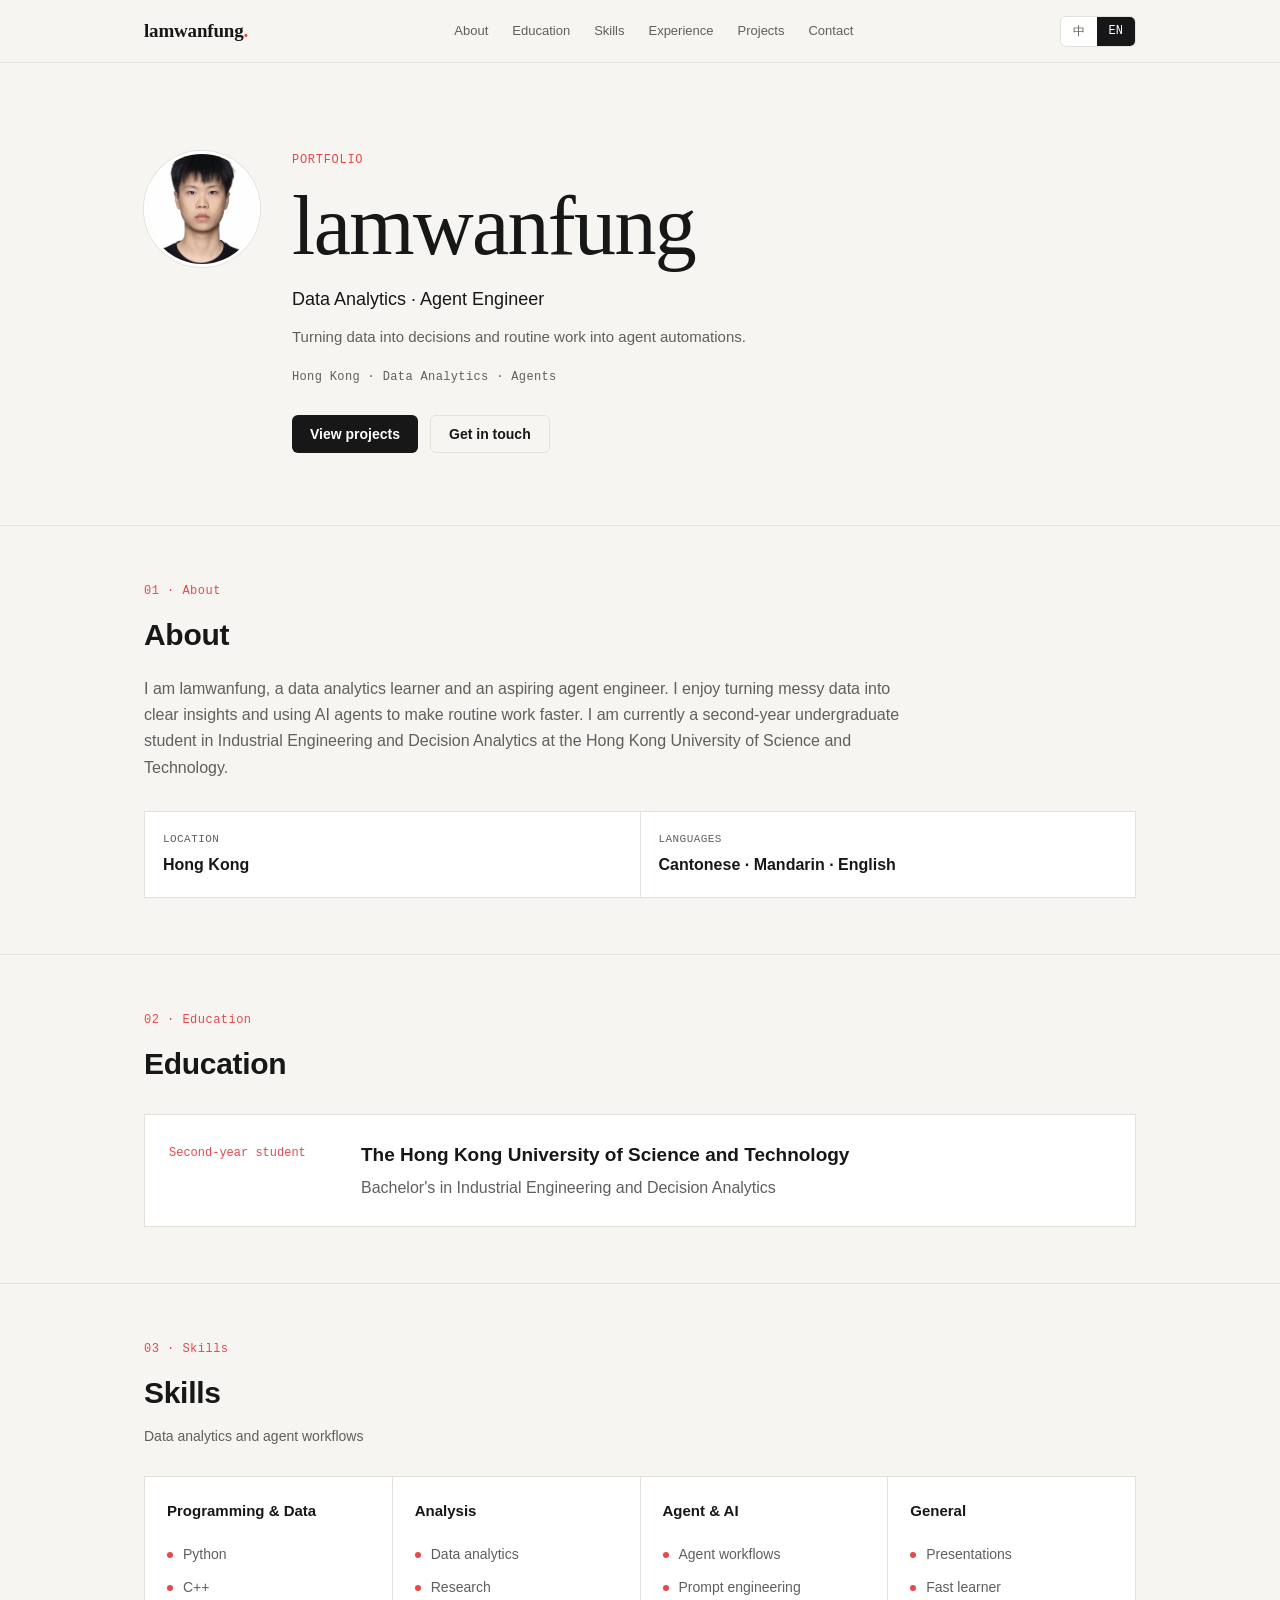
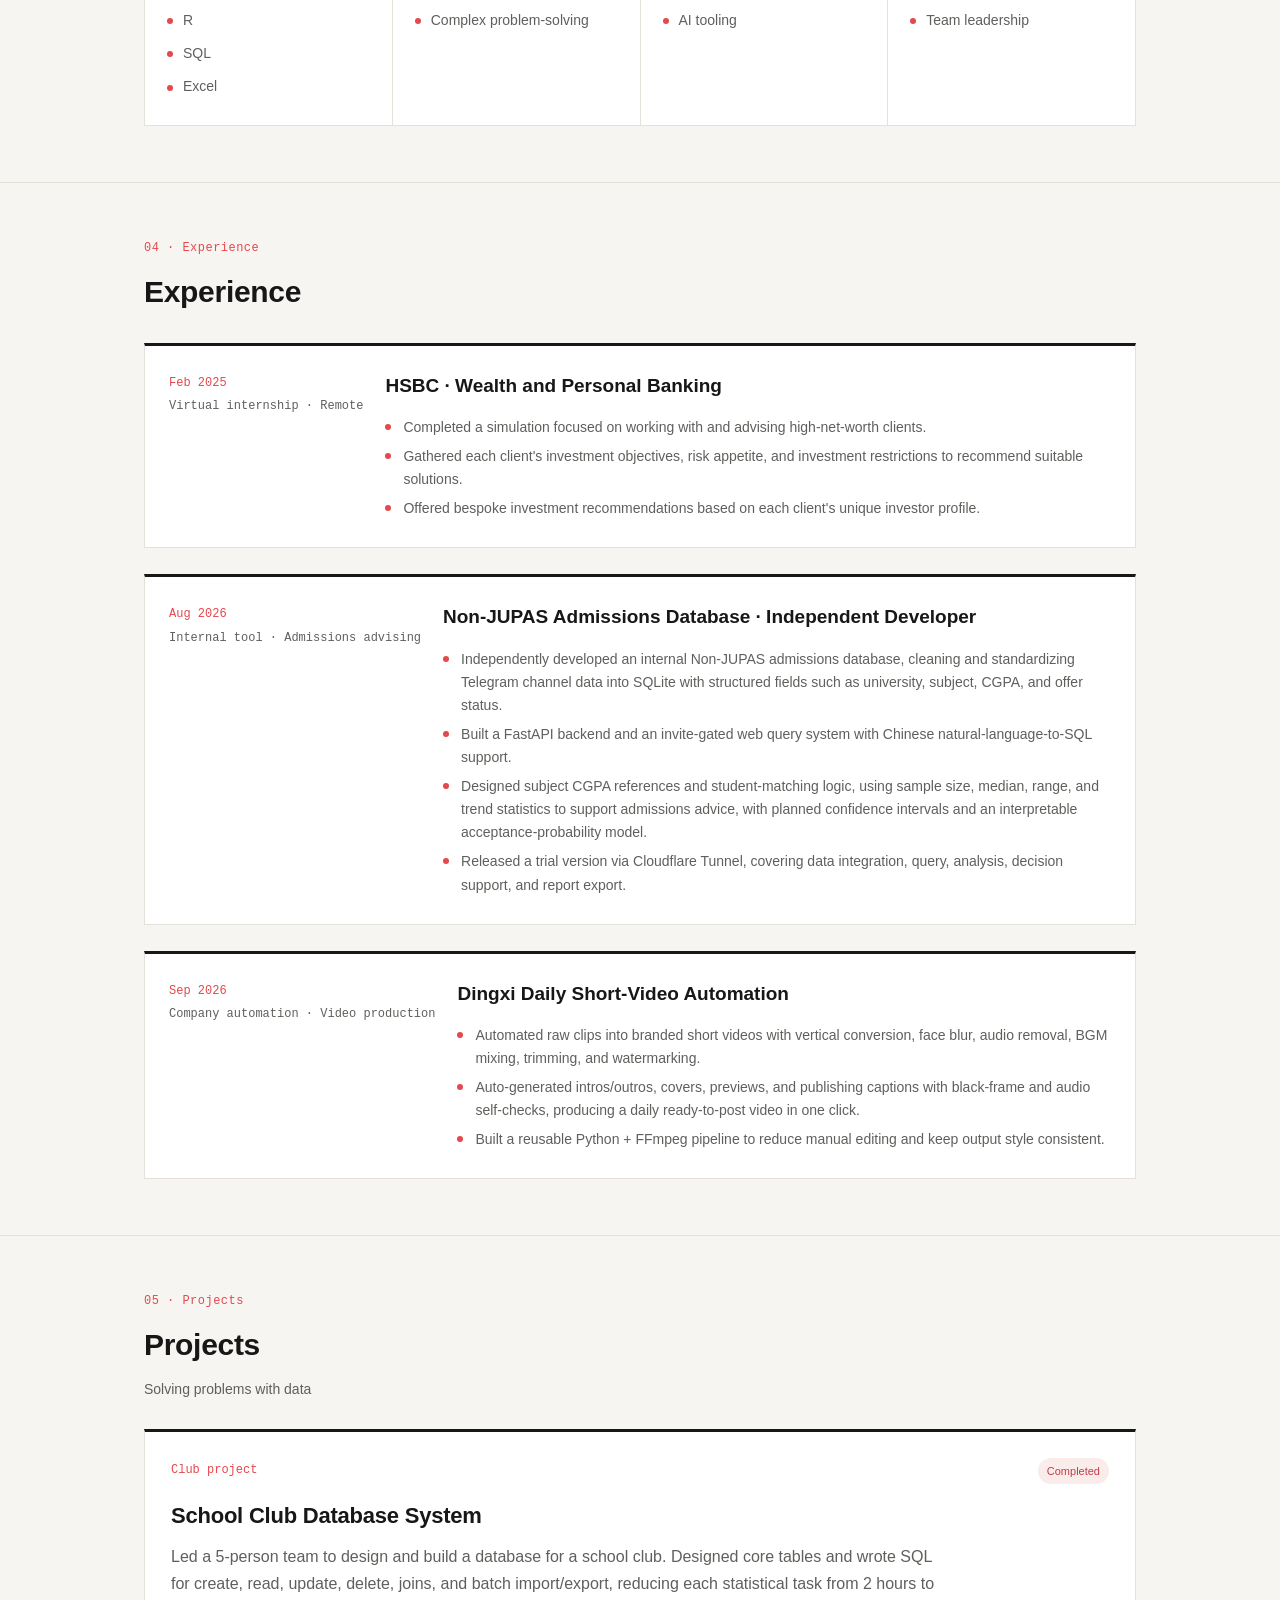
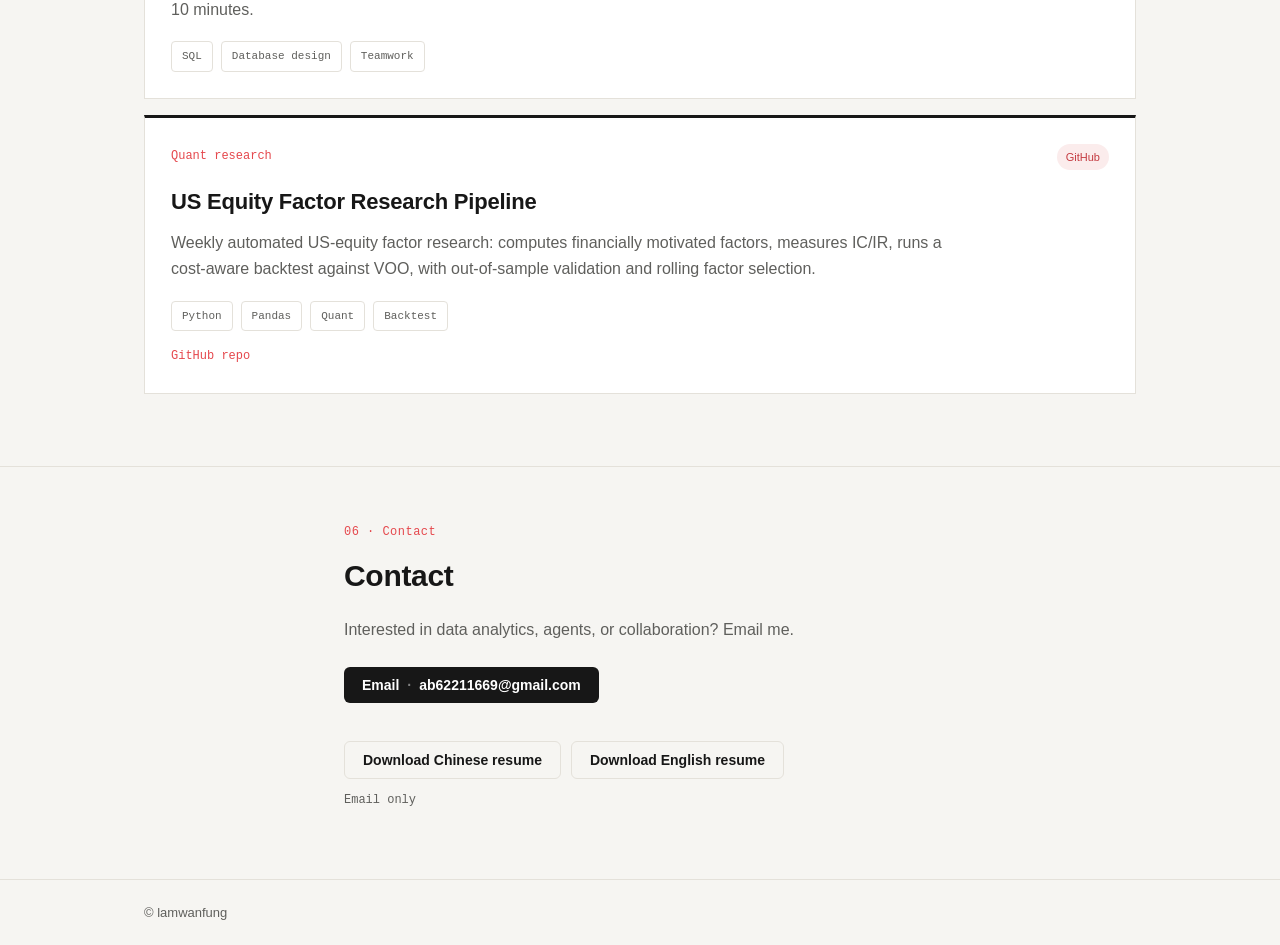
<file: index.html>
<!doctype html>
<html lang="en">
<head>
  <meta charset="utf-8">
  <meta name="viewport" content="width=device-width, initial-scale=1">
  <title>lamwanfung — Data Analytics · Agent Engineer</title>
  <meta name="description" content="lamwanfung personal portfolio: data analytics and agent engineer.">
  <link rel="stylesheet" href="style.css">
</head>
<body>
  <header class="site-header">
    <div class="container header-inner">
      <a class="brand" href="#top">lamwanfung<span class="brand-dot">.</span></a>
      <nav class="nav" aria-label="Primary">
        <a href="#about" data-i18n="nav.about">关于</a>
        <a href="#education" data-i18n="nav.education">教育</a>
        <a href="#skills" data-i18n="nav.skills">技能</a>
        <a href="#experience" data-i18n="nav.experience">经历</a>
        <a href="#projects" data-i18n="nav.projects">项目</a>
        <a href="#contact" data-i18n="nav.contact">联系</a>
      </nav>
      <div class="header-actions">
        <div class="lang-switch" role="group" aria-label="Language">
          <button type="button" data-lang="zh">中</button>
          <button type="button" data-lang="en" class="active">EN</button>
        </div>
        <button class="menu-toggle" type="button" aria-label="Menu" aria-expanded="false">
          <span></span><span></span><span></span>
        </button>
      </div>
    </div>
  </header>

  <main id="top">
    <section class="hero">
      <div class="container hero-inner">
        <img class="avatar" src="avatar.jpg" alt="lamwanfung portrait" width="112" height="112">
        <div class="hero-text">
          <p class="eyebrow" data-i18n="hero.eyebrow">个人主页</p>
          <h1>lamwanfung</h1>
          <p class="role" data-i18n="hero.role">Data Analytics · Agent Engineer</p>
          <p class="tagline" data-i18n="hero.tagline">把数据变成决策，把重复工作交给 Agent。</p>
          <p class="status" data-i18n="hero.status">香港 · 数据分析 · Agent</p>
          <div class="hero-actions">
            <a class="btn btn-primary" href="#projects" data-i18n="hero.view">查看项目</a>
            <a class="btn btn-secondary" href="mailto:ab62211669@gmail.com" data-i18n="hero.contact">联系我</a>
          </div>
        </div>
      </div>
    </section>

    <section id="about" class="section">
      <div class="container">
        <p class="kicker" data-i18n="about.kicker">01 · 关于</p>
        <h2 class="section-title" data-i18n="about.title">关于我</h2>
        <p class="lead" data-i18n="about.lead">我是 lamwanfung，一名数据分析学习者，也是正在成长的 Agent 工程师。我喜欢把杂乱的数据整理成清晰的结论，也喜欢用 AI Agent 让重复工作更高效。目前是香港科技大学工业工程与决策分析本科的大二学生。</p>
        <div class="meta-grid">
          <div class="meta-item">
            <span class="meta-label" data-i18n="about.locationLabel">地点</span>
            <span data-i18n="about.location">香港</span>
          </div>
          <div class="meta-item">
            <span class="meta-label" data-i18n="about.languagesLabel">语言</span>
            <span data-i18n="about.languages">粤语 · 普通话 · English</span>
          </div>
        </div>
      </div>
    </section>

    <section id="education" class="section">
      <div class="container">
        <p class="kicker" data-i18n="education.kicker">02 · 教育</p>
        <h2 class="section-title" data-i18n="education.title">教育</h2>
        <div class="education-card">
          <div class="education-date" data-i18n="education.date">大二在读</div>
          <div class="education-main">
            <h3 data-i18n="education.school">香港科技大学</h3>
            <p data-i18n="education.degree">工业工程与决策分析（本科）</p>
          </div>
        </div>
      </div>
    </section>

    <section id="skills" class="section band">
      <div class="container">
        <p class="kicker" data-i18n="skills.kicker">03 · 技能</p>
        <h2 class="section-title" data-i18n="skills.title">技能</h2>
        <p class="section-subtitle" data-i18n="skills.subtitle">数据分析与 Agent 工作流方向</p>
        <div class="skills-grid">
          <div class="skill-card">
            <h3 data-i18n="skills.group1">编程与数据</h3>
            <ul class="skill-list">
              <li>Python</li>
              <li>C++</li>
              <li>R</li>
              <li>SQL</li>
              <li>Excel</li>
            </ul>
          </div>
          <div class="skill-card">
            <h3 data-i18n="skills.group2">分析能力</h3>
            <ul class="skill-list">
              <li data-i18n="skills.analytics">数据分析</li>
              <li data-i18n="skills.research">研究能力</li>
              <li data-i18n="skills.problem">复杂问题解决</li>
            </ul>
          </div>
          <div class="skill-card">
            <h3 data-i18n="skills.group3">Agent 与 AI</h3>
            <ul class="skill-list">
              <li data-i18n="skills.agent">Agent 工作流</li>
              <li data-i18n="skills.prompting">提示工程</li>
              <li data-i18n="skills.aitools">AI 工具应用</li>
            </ul>
          </div>
          <div class="skill-card">
            <h3 data-i18n="skills.group4">通用能力</h3>
            <ul class="skill-list">
              <li data-i18n="skills.present">演示表达</li>
              <li data-i18n="skills.fast">快速学习</li>
              <li data-i18n="skills.lead">团队领导</li>
            </ul>
          </div>
        </div>
      </div>
    </section>

    <section id="experience" class="section">
      <div class="container">
        <p class="kicker" data-i18n="experience.kicker">04 · 经历</p>
        <h2 class="section-title" data-i18n="experience.title">经历</h2>
        <div class="experience-item">
          <div class="experience-meta">
            <span class="experience-date" data-i18n="experience.p1.date">2025 年 2 月</span>
            <span class="experience-type" data-i18n="experience.p1.type">虚拟实习 · 远程</span>
          </div>
          <div class="experience-main">
            <h3 data-i18n="experience.p1.company">汇丰银行 · 财富管理及个人银行</h3>
            <ul class="experience-list">
              <li data-i18n="experience.p1.b1">参与高净值客户服务与投资建议的模拟项目。</li>
              <li data-i18n="experience.p1.b2">收集客户的投资目标、风险承受能力、投资限制等关键信息，据此推荐投资方案。</li>
              <li data-i18n="experience.p1.b3">根据客户画像提供定制化投资建议。</li>
            </ul>
          </div>
        </div>
        <div class="experience-item">
          <div class="experience-meta">
            <span class="experience-date" data-i18n="experience.p2.date">2026 年 8 月</span>
            <span class="experience-type" data-i18n="experience.p2.type">公司内部工具 · 升学建议</span>
          </div>
          <div class="experience-main">
            <h3 data-i18n="experience.p2.company">Non-JUPAS 升学数据库 · 独立开发</h3>
            <ul class="experience-list">
              <li data-i18n="experience.p2.b1">独立开发公司内部 Non-JUPAS 升学数据库，清洗并标准化 Telegram 频道数据，导入 SQLite，提取大学、学科、CGPA、Offer 状态等结构化字段。</li>
              <li data-i18n="experience.p2.b2">用 FastAPI 搭建后端和带邀请码权限的网页查询系统，支持中文自然语言转 SQL 与数据查询。</li>
              <li data-i18n="experience.p2.b3">设计学科 CGPA 参考和学生匹配逻辑，用样本量、中位数、范围和趋势等统计口径辅助升学建议，并规划置信区间与可解释录取概率模型。</li>
              <li data-i18n="experience.p2.b4">通过 Cloudflare 隧道发布试用版，覆盖数据整合、查询分析、决策建议和报告导出的完整流程。</li>
            </ul>
          </div>
        </div>
        <div class="experience-item">
          <div class="experience-meta">
            <span class="experience-date" data-i18n="experience.p3.date">2026 年 9 月</span>
            <span class="experience-type" data-i18n="experience.p3.type">公司自动化 · 视频生产</span>
          </div>
          <div class="experience-main">
            <h3 data-i18n="experience.p3.company">鼎熙官号每日短视频自动化</h3>
            <ul class="experience-list">
              <li data-i18n="experience.p3.b1">把原始素材自动处理成品牌短视频，支持竖屏转换、人脸马赛克、静音、BGM 混音、掐头尾和水印。</li>
              <li data-i18n="experience.p3.b2">自动生成片头片尾、封面、预览和发布文案，并做黑屏、模糊、音轨自检，每天一键出片。</li>
              <li data-i18n="experience.p3.b3">用 Python 和 FFmpeg 搭建可复用流水线，减少重复人工剪辑，保证成片风格统一。</li>
            </ul>
          </div>
        </div>
      </div>
    </section>

    <section id="projects" class="section">
      <div class="container">
        <p class="kicker" data-i18n="projects.kicker">05 · 项目</p>
        <h2 class="section-title" data-i18n="projects.title">项目</h2>
        <p class="section-subtitle" data-i18n="projects.subtitle">用数据解决问题</p>
        <div class="project-card">
          <div class="project-head">
            <span class="project-tag" data-i18n="projects.p1.tag">社团项目</span>
            <span class="project-badge" data-i18n="projects.p1.badge">已完成</span>
          </div>
          <h3 data-i18n="projects.p1.title">校园社团数据库系统</h3>
          <p data-i18n="projects.p1.desc">带领 5 人团队为学校社团设计并搭建数据库，负责核心表设计与 SQL 编写，实现增删改查、关联查询和批量导入导出，把每项统计工作从 2 小时缩短到 10 分钟。</p>
          <div class="tech-list">
            <span>SQL</span>
            <span data-i18n="projects.p1.tech1">数据库设计</span>
            <span data-i18n="projects.p1.tech2">团队协作</span>
          </div>
        </div>
        <div class="project-card">
          <div class="project-head">
            <span class="project-tag" data-i18n="projects.p5.tag">量化研究</span>
            <span class="project-badge">GitHub</span>
          </div>
          <h3 data-i18n="projects.p5.title">美股因子研究流水线</h3>
          <p data-i18n="projects.p5.desc">每周自动下载美股数据，计算基于金融逻辑的因子，统计 IC/IR，做含成本的周度回测并与 VOO 对比，包含样本外验证和滚动选因子。</p>
          <div class="tech-list">
            <span>Python</span>
            <span>Pandas</span>
            <span>Quant</span>
            <span>Backtest</span>
          </div>
          <a class="project-link" href="https://github.com/hyfff1/quant-factor-weekly" target="_blank" rel="noopener" data-i18n="projects.p5.link">GitHub 仓库</a>
        </div>
      </div>
    </section>

    <section id="contact" class="section">
      <div class="container contact-inner">
        <p class="kicker" data-i18n="contact.kicker">06 · 联系</p>
        <h2 class="section-title" data-i18n="contact.title">联系</h2>
        <p class="lead" data-i18n="contact.lead">想聊数据分析、Agent 或合作机会，欢迎邮件联系。</p>
        <a class="btn btn-primary" href="mailto:ab62211669@gmail.com">
          <span data-i18n="contact.emailLabel">邮箱</span>
          <span class="btn-sep">·</span>
          <span>ab62211669@gmail.com</span>
        </a>
        <div class="resume-links">
          <a class="btn btn-secondary" href="resume_cn.docx" download data-i18n="contact.resumeCn">下载中文简历</a>
          <a class="btn btn-secondary" href="resume_en.docx" download data-i18n="contact.resumeEn">下载英文简历</a>
        </div>
        <p class="contact-note" data-i18n="contact.note">仅通过邮箱联系</p>
      </div>
    </section>
  </main>

  <footer class="site-footer">
    <div class="container">
      <p data-i18n="footer.rights">© lamwanfung</p>
    </div>
  </footer>

  <script src="script.js"></script>
</body>
</html>
</file>
<file: style.css>
:root {
  --bg: #f6f5f2;
  --surface: #ffffff;
  --ink: #171717;
  --muted: #5f5f5c;
  --line: #e4e1da;
  --accent: #e5484d;
  --accent-strong: #c43a40;
  --accent-soft: #fbecec;
  --mono: "SF Mono", "Cascadia Code", "JetBrains Mono", Consolas,
    "Liberation Mono", monospace;
  --serif: Georgia, "Times New Roman", "Songti SC", "SimSun", serif;
  --sans: -apple-system, BlinkMacSystemFont, "Segoe UI", "PingFang SC",
    "Microsoft YaHei", "Noto Sans CJK SC", sans-serif;
}

* {
  box-sizing: border-box;
}

html {
  scroll-behavior: smooth;
}

body {
  margin: 0;
  font-family: var(--sans);
  color: var(--ink);
  background: var(--bg);
  line-height: 1.65;
  letter-spacing: 0;
  -webkit-font-smoothing: antialiased;
}

a {
  color: inherit;
  text-decoration: none;
}

.container {
  width: 100%;
  max-width: 1040px;
  margin: 0 auto;
  padding: 0 24px;
}

.site-header {
  position: sticky;
  top: 0;
  z-index: 20;
  background: rgba(246, 245, 242, 0.88);
  border-bottom: 1px solid var(--line);
  backdrop-filter: blur(12px);
}

.header-inner {
  display: flex;
  align-items: center;
  justify-content: space-between;
  height: 62px;
  gap: 16px;
}

.brand {
  font-family: var(--serif);
  font-weight: 700;
  font-size: 19px;
  white-space: nowrap;
  letter-spacing: -0.01em;
}

.brand-dot {
  color: var(--accent);
}

.nav {
  display: flex;
  align-items: center;
  gap: 24px;
  font-size: 13px;
  color: var(--muted);
}

.nav a {
  transition: color 0.15s ease;
}

.nav a:hover {
  color: var(--ink);
}

.lang-switch {
  display: inline-flex;
  border: 1px solid var(--line);
  border-radius: 6px;
  overflow: hidden;
  background: var(--surface);
}

.lang-switch button {
  border: 0;
  background: transparent;
  padding: 6px 12px;
  font-family: var(--mono);
  font-size: 12px;
  cursor: pointer;
  color: var(--muted);
  transition: background 0.15s ease, color 0.15s ease;
}

.lang-switch button.active {
  background: var(--ink);
  color: #ffffff;
}

.header-actions {
  display: flex;
  align-items: center;
  gap: 10px;
}

.menu-toggle {
  display: none;
  width: 38px;
  height: 38px;
  align-items: center;
  justify-content: center;
  flex-direction: column;
  gap: 5px;
  border: 1px solid var(--line);
  border-radius: 6px;
  background: var(--surface);
  cursor: pointer;
}

.menu-toggle span {
  display: block;
  width: 16px;
  height: 2px;
  background: var(--ink);
}

.hero {
  padding: 88px 0 72px;
}

.hero-inner {
  display: grid;
  grid-template-columns: 116px minmax(0, 1fr);
  gap: 32px;
  align-items: start;
}

.avatar {
  width: 116px;
  height: 116px;
  border-radius: 50%;
  object-fit: cover;
  border: 3px solid var(--surface);
  box-shadow: 0 0 0 1px var(--line);
}

.eyebrow,
.kicker,
.status,
.project-tag,
.tech-list span {
  font-family: var(--mono);
}

.eyebrow {
  margin: 0 0 14px;
  font-size: 12px;
  color: var(--accent);
  text-transform: uppercase;
  letter-spacing: 0.06em;
}

h1 {
  margin: 0;
  font-family: var(--serif);
  font-size: clamp(44px, 8vw, 84px);
  line-height: 0.98;
  font-weight: 400;
  overflow-wrap: anywhere;
  letter-spacing: -0.02em;
}

.role {
  margin: 18px 0 0;
  font-size: 18px;
  font-weight: 500;
  color: var(--ink);
}

.tagline {
  margin: 10px 0 0;
  max-width: 620px;
  color: var(--muted);
  font-size: 15px;
}

.status {
  margin: 18px 0 0;
  font-size: 12px;
  color: var(--muted);
  letter-spacing: 0.03em;
}

.hero-actions {
  display: flex;
  flex-wrap: wrap;
  gap: 12px;
  margin-top: 28px;
}

.btn {
  display: inline-flex;
  align-items: center;
  justify-content: center;
  gap: 8px;
  padding: 11px 18px;
  border-radius: 6px;
  font-size: 14px;
  font-weight: 600;
  line-height: 1;
  transition: background 0.15s ease, border-color 0.15s ease, color 0.15s ease;
}

.btn-primary {
  background: var(--ink);
  color: #ffffff;
}

.btn-primary:hover {
  background: #000000;
}

.btn-secondary {
  border: 1px solid var(--line);
  color: var(--ink);
  background: transparent;
}

.btn-secondary:hover {
  border-color: var(--ink);
}

.btn-sep {
  opacity: 0.45;
}

.section {
  padding: 56px 0;
  border-top: 1px solid var(--line);
}

.kicker {
  margin: 0 0 8px;
  font-size: 12px;
  color: var(--accent);
  letter-spacing: 0.04em;
}

.section-title {
  margin: 0;
  font-size: 30px;
  font-weight: 650;
  letter-spacing: -0.01em;
}

.section-subtitle {
  margin: 8px 0 28px;
  color: var(--muted);
  font-size: 14px;
}

.lead {
  margin: 16px 0 0;
  max-width: 780px;
  color: var(--muted);
}

.meta-grid {
  display: grid;
  grid-template-columns: repeat(2, minmax(0, 1fr));
  gap: 1px;
  background: var(--line);
  border: 1px solid var(--line);
  margin-top: 30px;
}

.meta-item {
  display: flex;
  flex-direction: column;
  gap: 4px;
  padding: 18px;
  background: var(--surface);
}

.meta-label {
  font-family: var(--mono);
  font-size: 11px;
  color: var(--muted);
  letter-spacing: 0.04em;
  text-transform: uppercase;
}

.meta-item span:last-child {
  font-weight: 600;
}

.skills-grid {
  display: grid;
  grid-template-columns: repeat(4, minmax(0, 1fr));
  gap: 1px;
  background: var(--line);
  border: 1px solid var(--line);
}

.skill-card {
  padding: 22px;
  background: var(--surface);
}

.skill-card h3 {
  margin: 0 0 14px;
  font-size: 15px;
  font-weight: 650;
}

.skill-list {
  margin: 0;
  padding: 0;
  list-style: none;
}

.skill-list li {
  padding: 5px 0;
  color: var(--muted);
  font-size: 14px;
}

.skill-list li::before {
  content: "";
  display: inline-block;
  width: 6px;
  height: 6px;
  margin-right: 10px;
  border-radius: 50%;
  background: var(--accent);
  vertical-align: middle;
}

.project-card {
  padding: 26px;
  background: var(--surface);
  border: 1px solid var(--line);
  border-top: 3px solid var(--ink);
  margin-bottom: 16px;
}

.projects-grid {
  display: grid;
  grid-template-columns: repeat(3, minmax(0, 1fr));
  gap: 16px;
  margin-top: 0;
}

.projects-grid .project-card {
  margin-bottom: 0;
}

.project-head {
  display: flex;
  align-items: center;
  justify-content: space-between;
  gap: 12px;
  margin-bottom: 14px;
}

.project-tag {
  font-size: 12px;
  color: var(--accent);
}

.project-badge {
  font-size: 11px;
  padding: 4px 9px;
  border-radius: 999px;
  background: var(--accent-soft);
  color: var(--accent-strong);
}

.project-card h3 {
  margin: 0 0 10px;
  font-size: 22px;
  font-weight: 650;
  letter-spacing: -0.01em;
}

.project-card p {
  margin: 0;
  color: var(--muted);
  max-width: 780px;
}

.tech-list {
  display: flex;
  flex-wrap: wrap;
  gap: 8px;
  margin-top: 18px;
}

.tech-list span {
  font-size: 11px;
  color: var(--muted);
  border: 1px solid var(--line);
  padding: 5px 10px;
  border-radius: 4px;
}

.project-note {
  margin-top: 16px;
  font-family: var(--mono);
  font-size: 12px;
  color: var(--muted);
}

.project-link {
  display: inline-block;
  margin-top: 16px;
  font-family: var(--mono);
  font-size: 12px;
  color: var(--accent);
  text-decoration: none;
}

.project-link:hover {
  color: var(--accent-strong);
}

.education-card {
  display: flex;
  gap: 22px;
  align-items: flex-start;
  margin-top: 26px;
  padding: 24px;
  background: var(--surface);
  border: 1px solid var(--line);
}

.education-date {
  flex-shrink: 0;
  min-width: 170px;
  font-family: var(--mono);
  font-size: 12px;
  color: var(--accent);
  padding-top: 5px;
}

.education-main h3 {
  margin: 0;
  font-size: 19px;
  font-weight: 650;
}

.education-main p {
  margin: 5px 0 0;
  color: var(--muted);
}

.experience-item {
  display: flex;
  gap: 22px;
  align-items: flex-start;
  margin-top: 26px;
  padding: 24px;
  background: var(--surface);
  border: 1px solid var(--line);
  border-top: 3px solid var(--ink);
}

.experience-meta {
  flex-shrink: 0;
  min-width: 170px;
  display: flex;
  flex-direction: column;
  gap: 4px;
  padding-top: 4px;
}

.experience-date,
.experience-type {
  font-family: var(--mono);
  font-size: 12px;
}

.experience-date {
  color: var(--accent);
}

.experience-type {
  color: var(--muted);
}

.experience-main h3 {
  margin: 0;
  font-size: 19px;
  font-weight: 650;
}

.experience-list {
  margin: 12px 0 0;
  padding: 0;
  list-style: none;
}

.experience-list li {
  position: relative;
  padding: 3px 0 3px 18px;
  color: var(--muted);
  font-size: 14px;
}

.experience-list li::before {
  content: "";
  position: absolute;
  left: 0;
  top: 11px;
  width: 6px;
  height: 6px;
  border-radius: 50%;
  background: var(--accent);
}

.contact-inner {
  text-align: left;
  max-width: 640px;
}

.contact-inner .lead {
  margin-left: 0;
  margin-right: 0;
}

.contact-inner .btn {
  margin-top: 24px;
}

.resume-links {
  display: flex;
  flex-wrap: wrap;
  gap: 10px;
  margin-top: 14px;
}

.contact-note {
  margin-top: 12px;
  font-family: var(--mono);
  font-size: 12px;
  color: var(--muted);
}

.site-footer {
  border-top: 1px solid var(--line);
  padding: 22px 0;
  color: var(--muted);
  font-size: 13px;
}

.site-footer p {
  margin: 0;
}

@media (max-width: 760px) {
  .header-inner {
    height: 58px;
  }

  .menu-toggle {
    display: inline-flex;
  }

  .nav {
    display: none;
    position: absolute;
    top: 58px;
    left: 0;
    right: 0;
    flex-direction: column;
    align-items: stretch;
    gap: 14px;
    padding: 14px 24px 18px;
    background: var(--bg);
    border-bottom: 1px solid var(--line);
  }

  .header-inner.nav-open .nav {
    display: flex;
  }

  .hero {
    padding: 52px 0 56px;
  }

  .hero-inner {
    grid-template-columns: 1fr;
    gap: 22px;
  }

  .avatar {
    width: 96px;
    height: 96px;
  }

  .meta-grid,
  .skills-grid,
  .projects-grid {
    grid-template-columns: 1fr;
  }

  .education-card {
    flex-direction: column;
    gap: 10px;
  }

  .experience-item {
    flex-direction: column;
    gap: 10px;
  }

  .education-date {
    min-width: 0;
  }

  .experience-meta {
    min-width: 0;
  }
}

@media (max-width: 520px) {
  .skills-grid {
    grid-template-columns: 1fr 1fr;
  }
}
</file>
